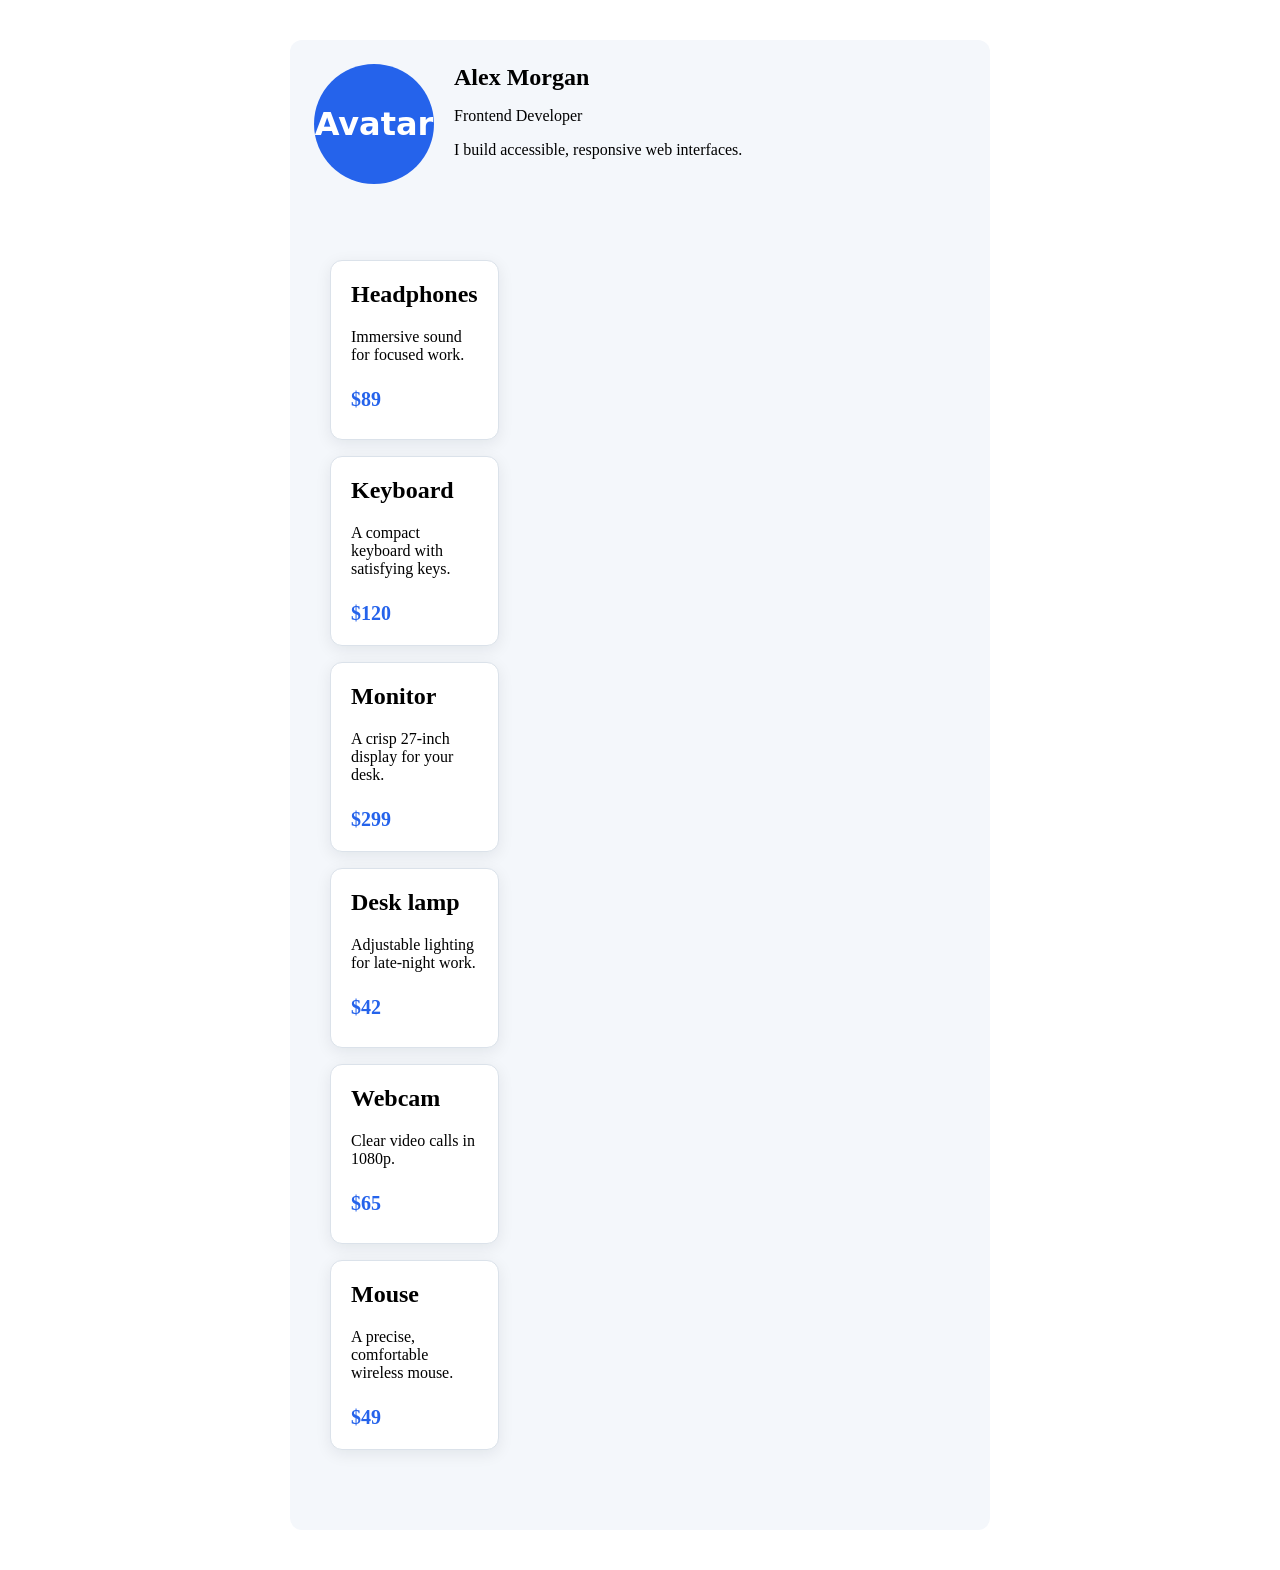
<file: udemy.html>
<!DOCTYPE html>
<html lang="en">
<head>
  <meta charset="UTF-8">
  <meta name="viewport" content="width=device-width, initial-scale=1.0">
  <title>Frontend Practice</title>
  <link rel="stylesheet" href="udemy.css">
</head>

<body>
 <div class="profile">
  <div class="avatar">Avatar</div>
  <div class="details">
    <h2>Alex Morgan</h2>
    <p>Frontend Developer</p>
    <p>I build accessible, responsive web interfaces.</p>
  </div>
  <section class="products">
  <article class="product">
    <h2>Headphones</h2>
    <p>Immersive sound for focused work.</p>
    <strong>$89</strong>
  </article>

  <article class="product">
    <h2>Keyboard</h2>
    <p>A compact keyboard with satisfying keys.</p>
    <strong>$120</strong>
  </article>

  <article class="product">
    <h2>Monitor</h2>
    <p>A crisp 27-inch display for your desk.</p>
    <strong>$299</strong>
  </article>

  <article class="product">
    <h2>Desk lamp</h2>
    <p>Adjustable lighting for late-night work.</p>
    <strong>$42</strong>
  </article>

  <article class="product">
    <h2>Webcam</h2>
    <p>Clear video calls in 1080p.</p>
    <strong>$65</strong>
  </article>

  <article class="product">
    <h2>Mouse</h2>
    <p>A precise, comfortable wireless mouse.</p>
    <strong>$49</strong>
  </article>
</section>
</div>
</body>
</html>
</file>
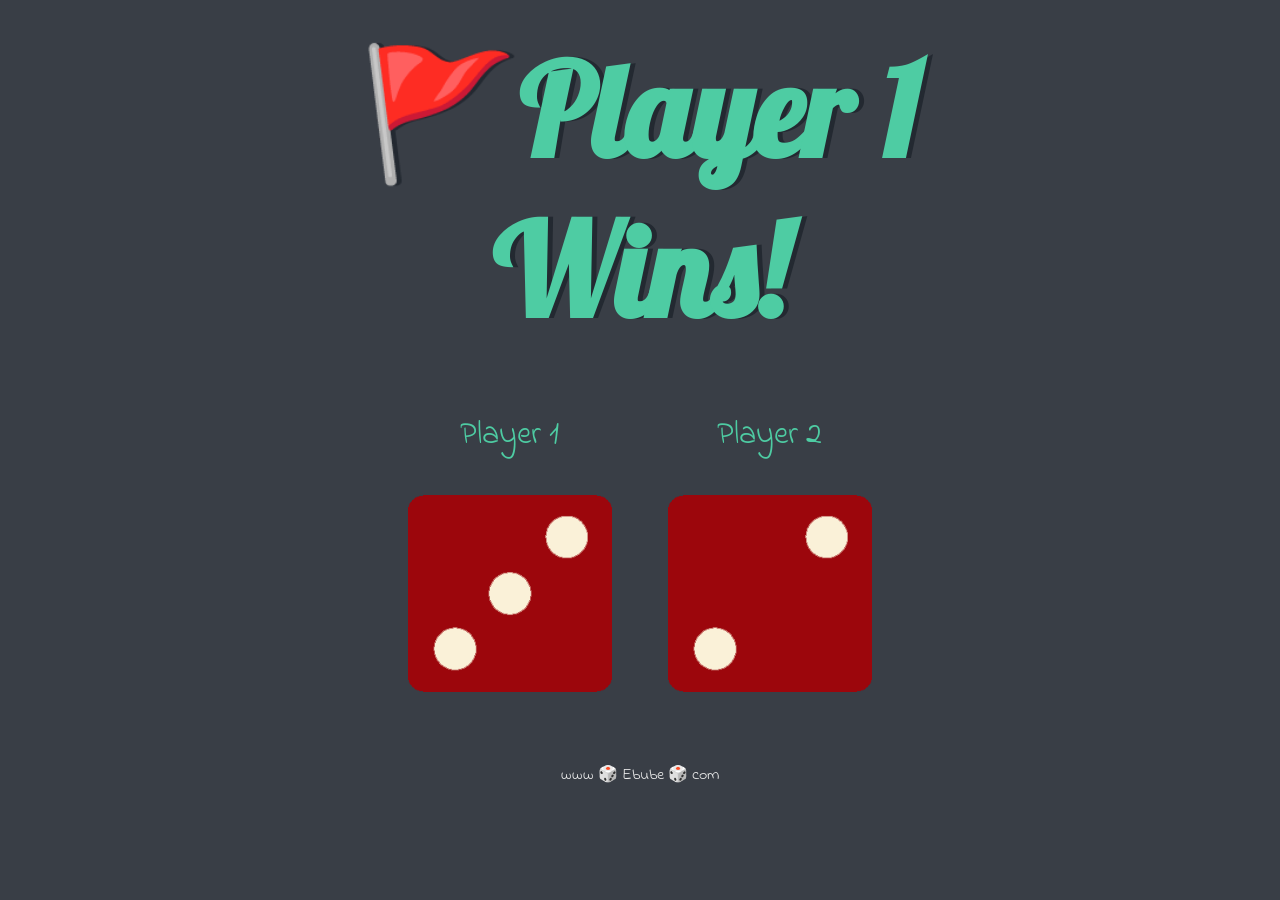
<file: Dicee+Challenge+-+Starting+Files/dicee.html>
<!DOCTYPE html>
<html lang="en" dir="ltr">
  <head>
    <meta charset="utf-8" />
    <title>Dicee</title>
    <link rel="stylesheet" href="styles.css" />
    <link
      href="https://fonts.googleapis.com/css?family=Indie+Flower|Lobster"
      rel="stylesheet"
    />
  </head>
  <body>
    <div class="container">
      <h1>Refresh Me</h1>

      <div class="dice">
        <p>Player 1</p>
        <img class="img1" src="" />
      </div>

      <div class="dice">
        <p>Player 2</p>
        <img class="img2" src="" />
      </div>
    </div>
    <script src="javaScript.js" defer></script>

    <footer>www 🎲 Ebube 🎲 com</footer>
  </body>
</html>
</file>
<file: udemy.css>
* {
  box-sizing: border-box;
}

.profile {
  display: grid;
  grid-template-columns: 120px 1fr;
  gap: 20px;

  max-width: 700px;
  margin: 40px auto;
  padding: 24px;
  border-radius: 12px;
  background: #f4f7fb;
}

.avatar {
  display: grid;
  place-items: center;

  width: 120px;
  height: 120px;
  border-radius: 50%;
  background: #2563eb;
  color: white;
  font: bold 2rem/1 system-ui;
}

.details h2 {
  margin: 0;
}

.role {
  margin-top: 6px;
  color: #2563eb;
  font-weight: 700;
}

@media (max-width: 600px) {
  .profile {
    grid-template-columns: 1fr;
  }
}


.products {
  display: grid;
  grid-template-columns: repeat(auto-fit, minmax(200px, 1 fr));
  gap: 16px;

  max-width: 1000px;
  margin: 40px auto;
  padding: 16px;
}

.product {
  min-height: 180px;
  padding: 20px;
  border: 1px solid #dbe2ea;
  border-radius: 12px;
  background: white;
  box-shadow: 0 4px 16px rgb(15 23 42 / 8%);
}

.product h2 {
  margin-top: 0;
}

.product strong {
  display: block;
  margin-top: 24px;
  color: #2563eb;
  font-size: 1.25rem;
}
</file>
<file: Dicee+Challenge+-+Starting+Files/styles.css>
.container {
  width: 70%;
  margin: auto;
  text-align: center;
}

.dice {
  text-align: center;
  display: inline-block;

}

body {
  background-color: #393E46;
}

h1 {
  margin: 30px;
  font-family: 'Lobster', cursive;
  text-shadow: 5px 0 #232931;
  font-size: 8rem;
  color: #4ECCA3;
}

p {
  font-size: 2rem;
  color: #4ECCA3;
  font-family: 'Indie Flower', cursive;
}

img {
  width: 80%;
}

footer {
  margin-top: 5%;
  color: #EEEEEE;
  text-align: center;
  font-family: 'Indie Flower', cursive;

}
</file>
